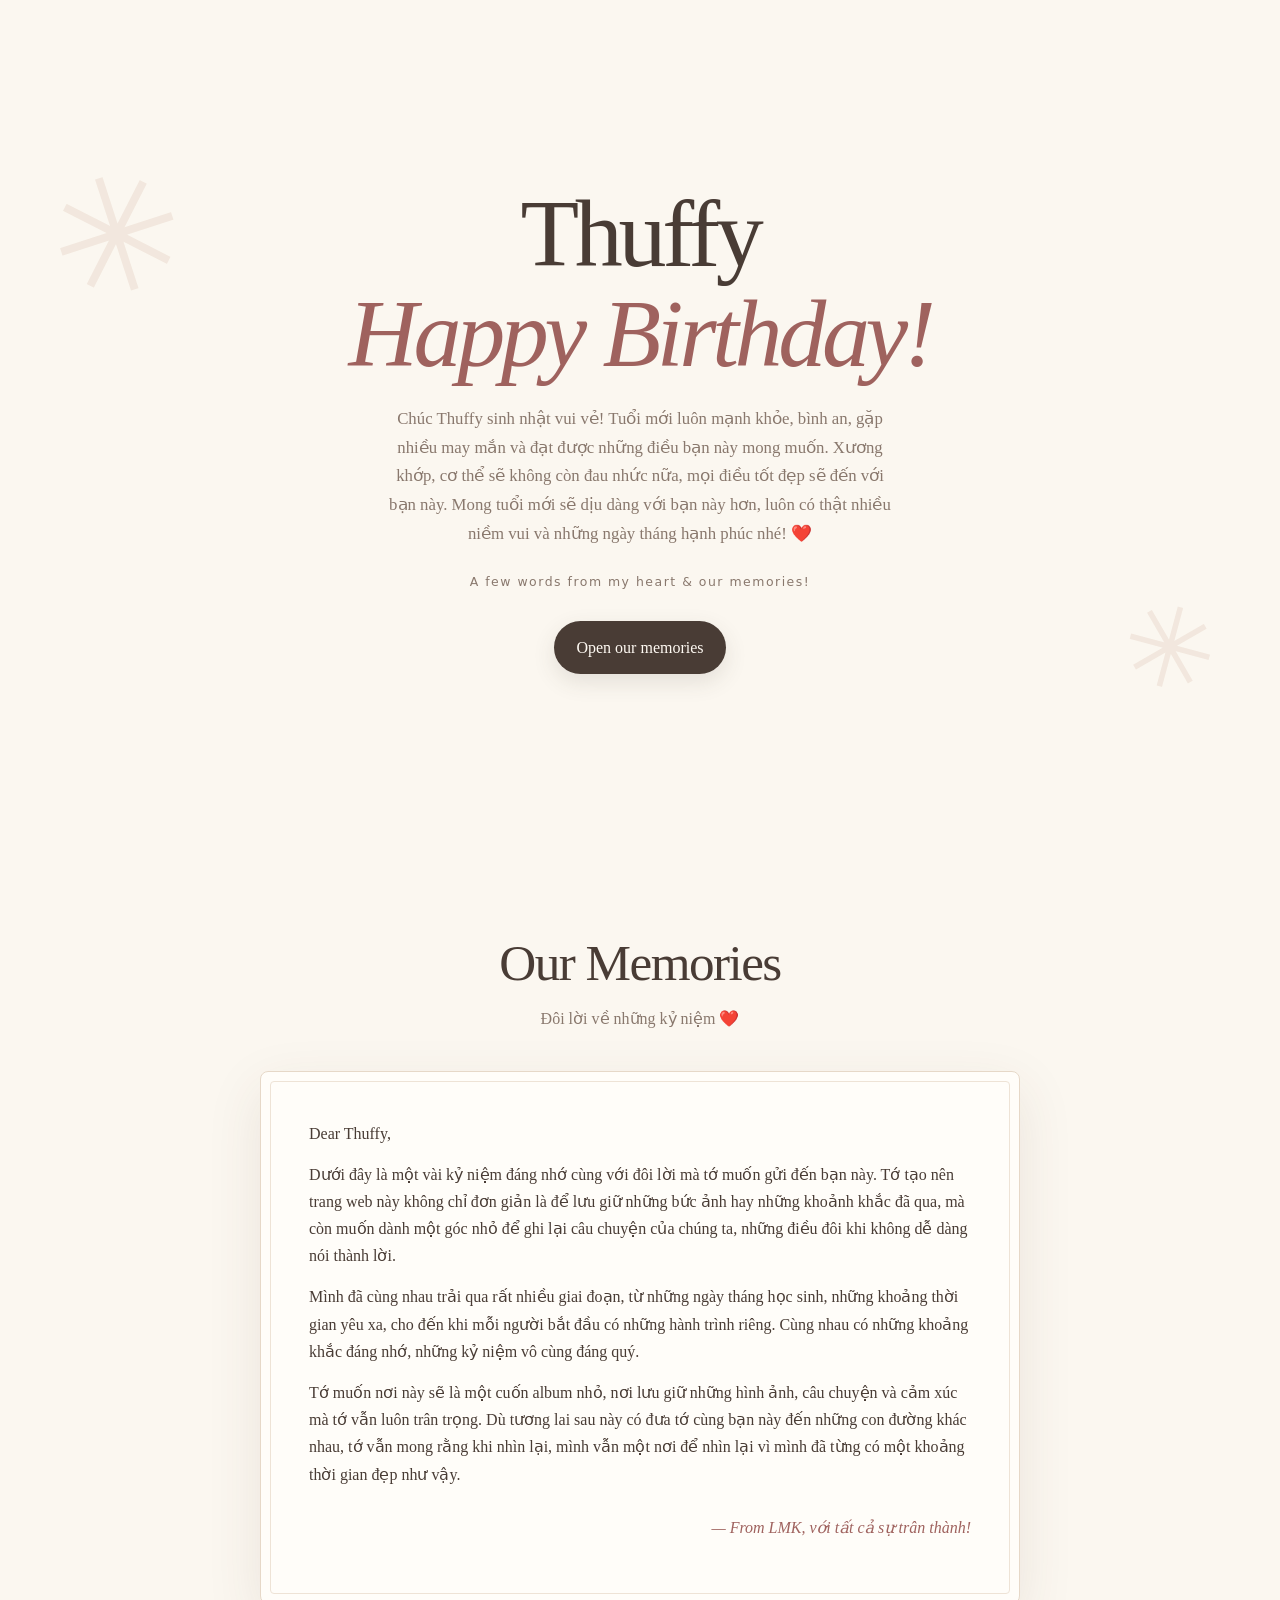
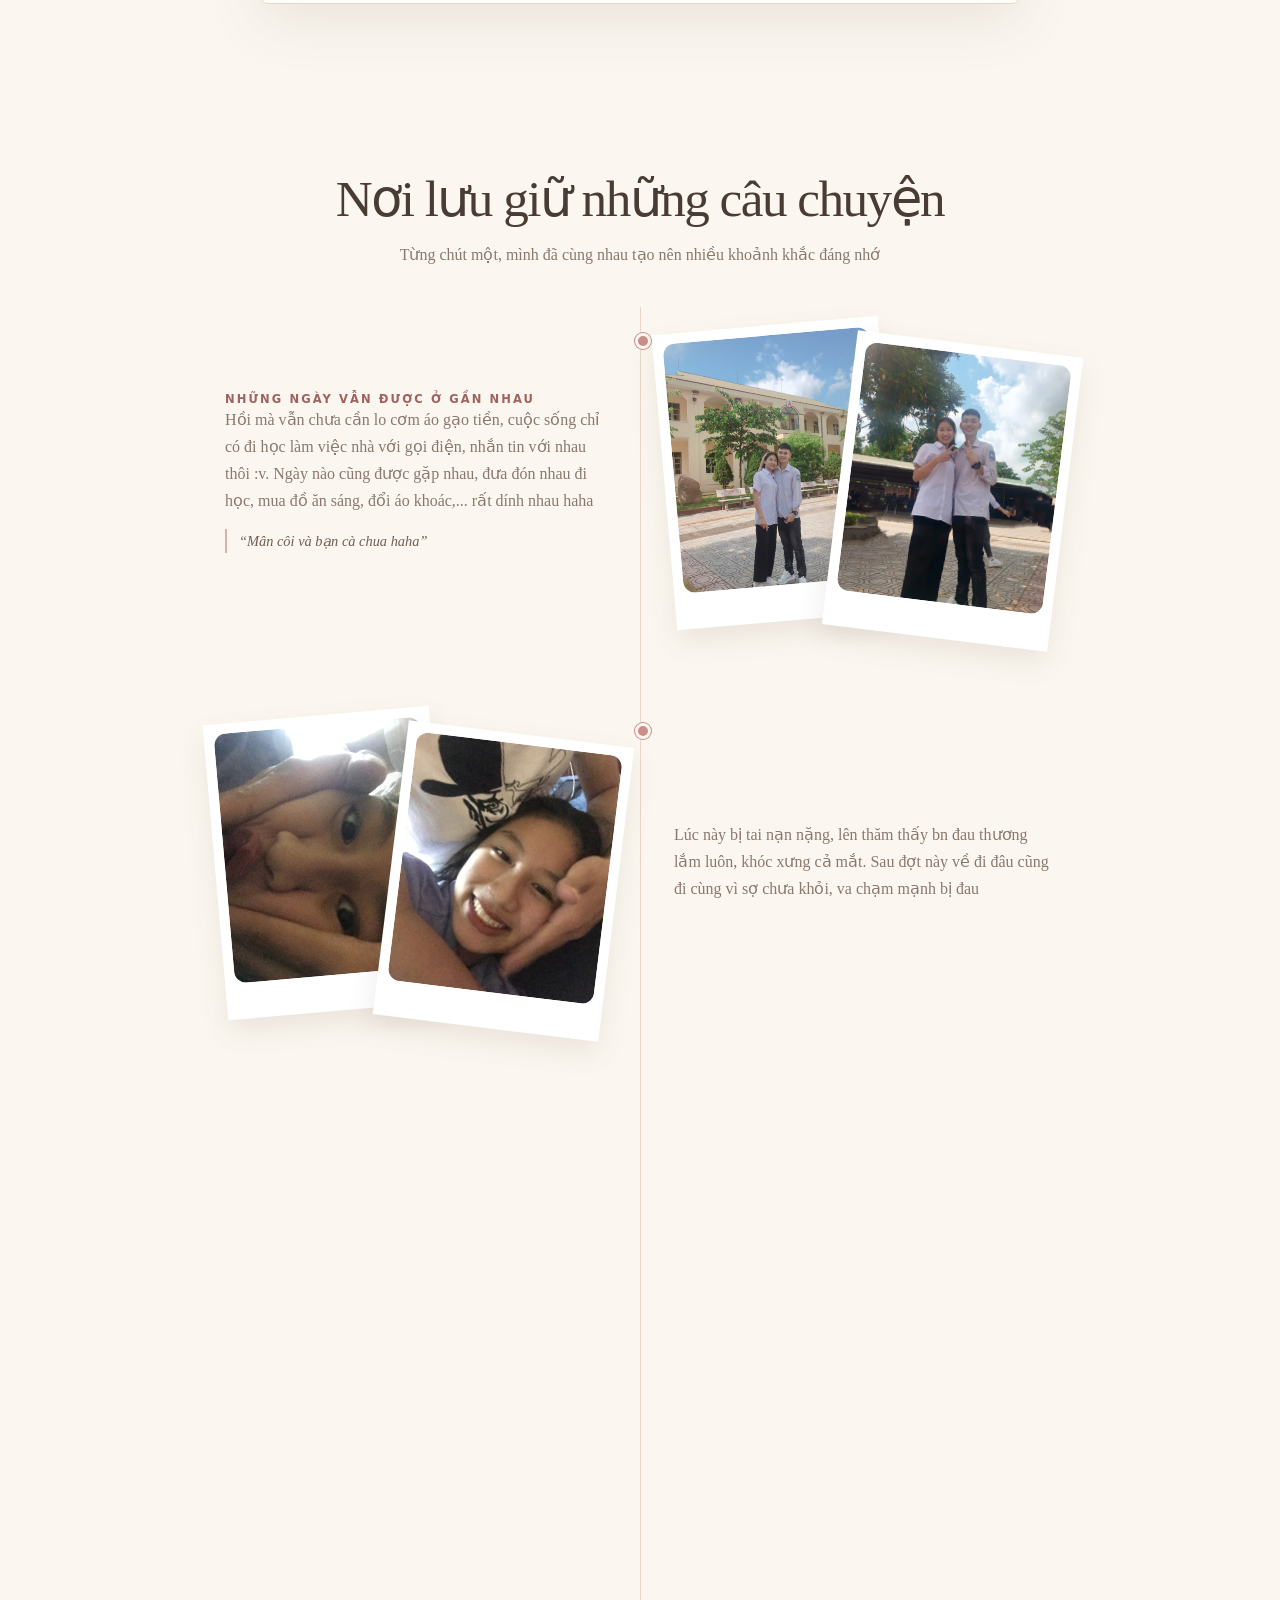
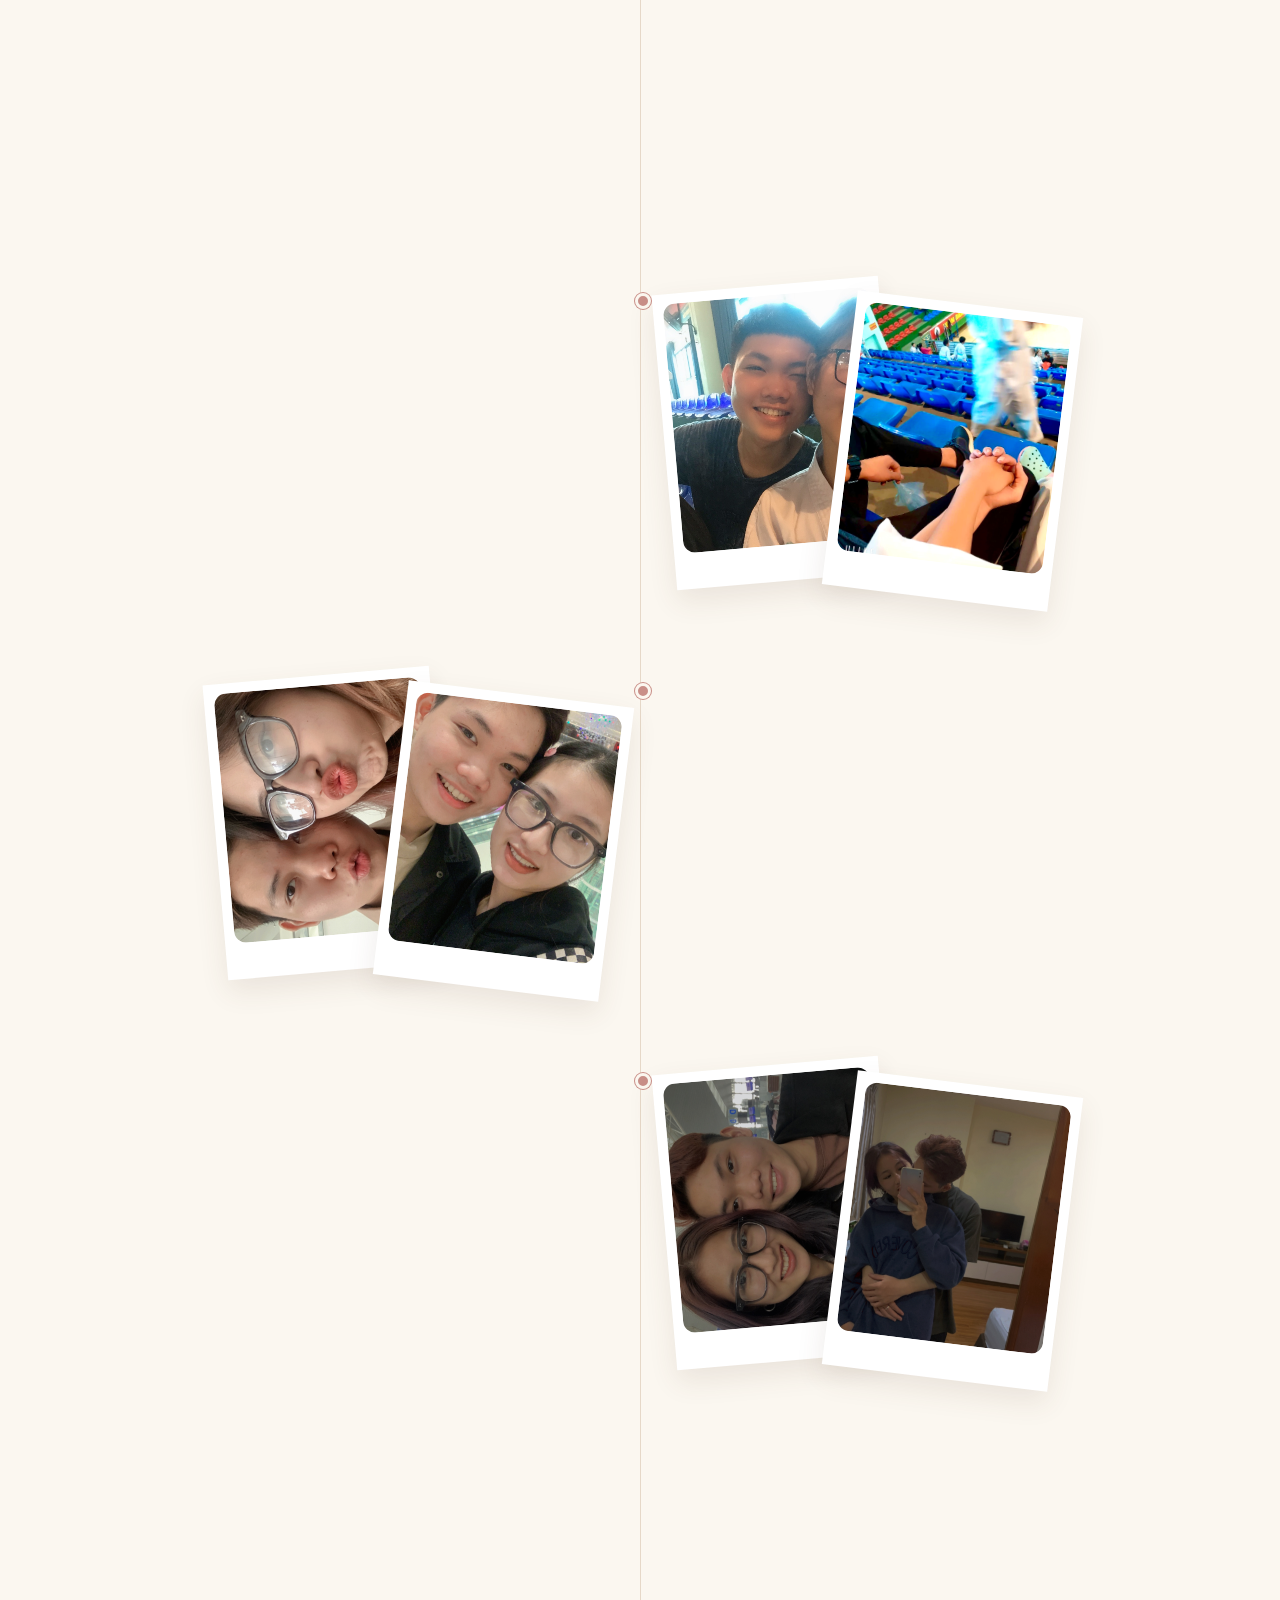
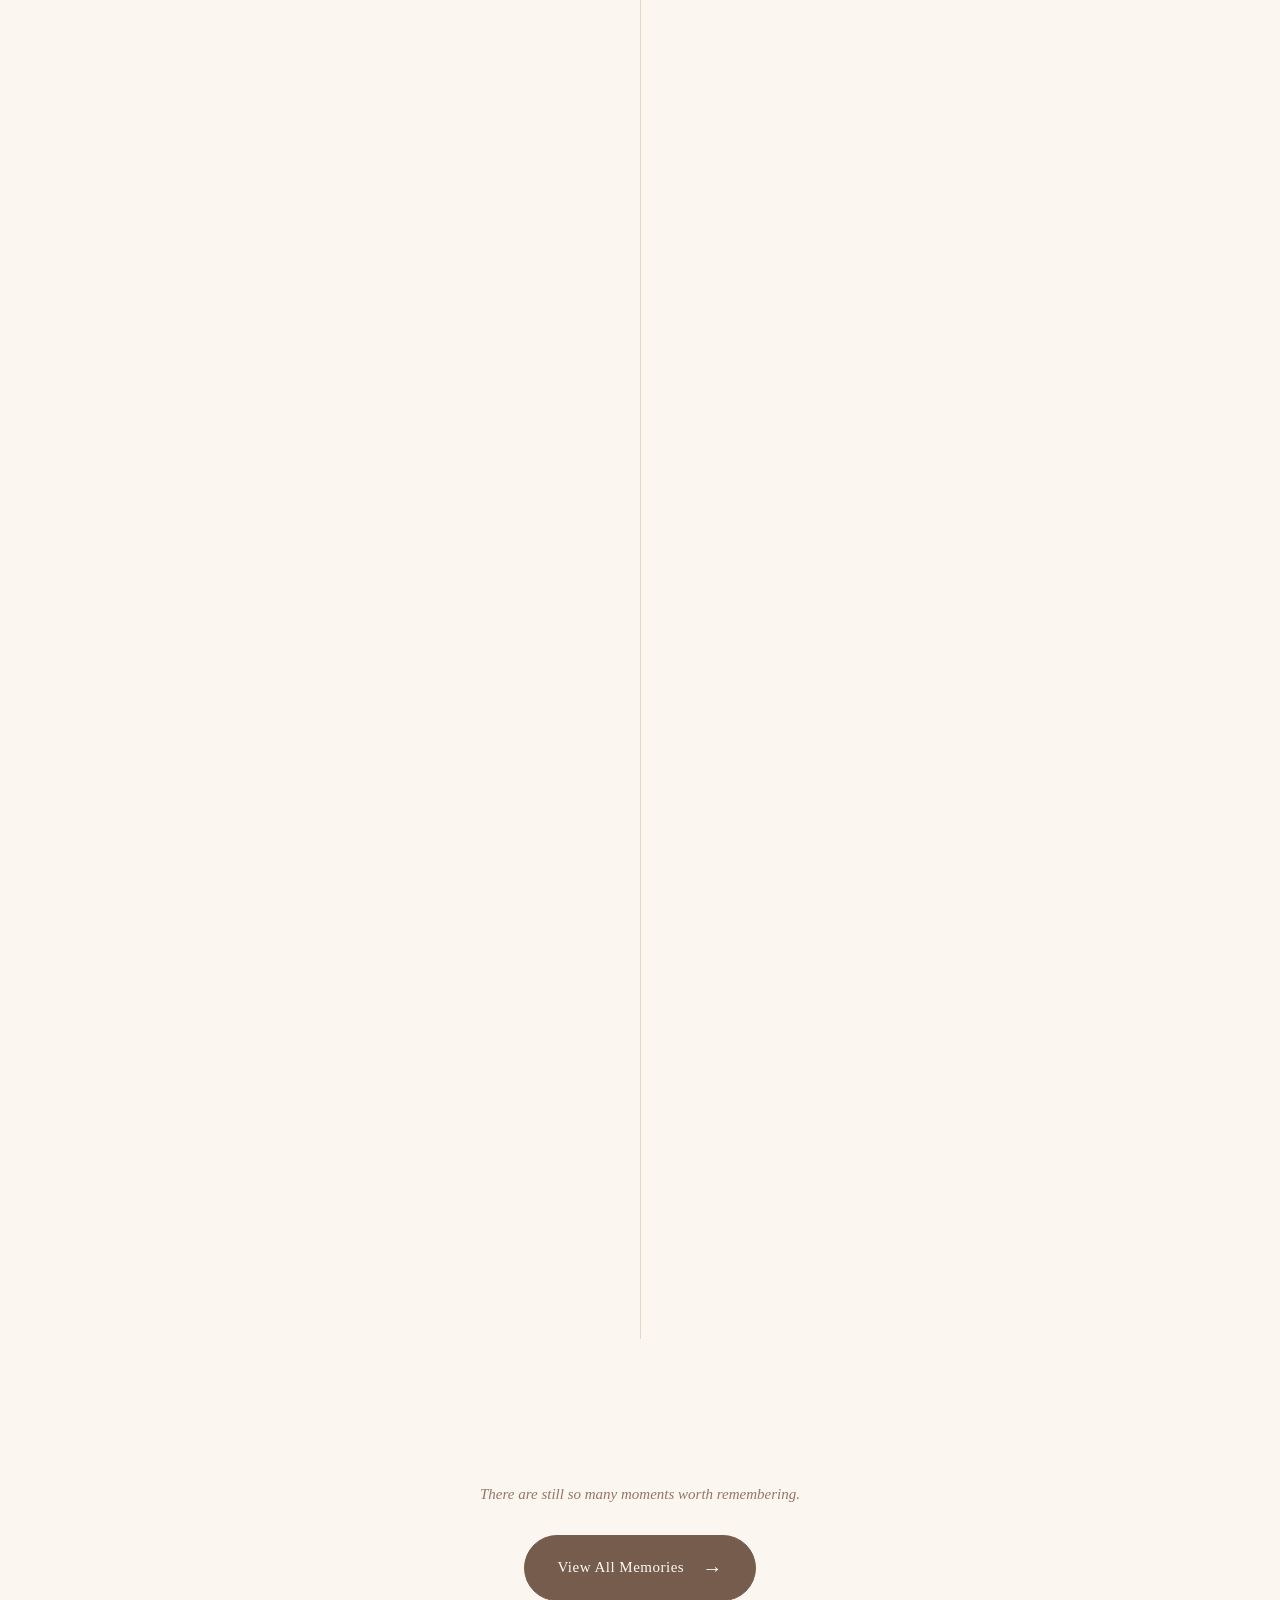
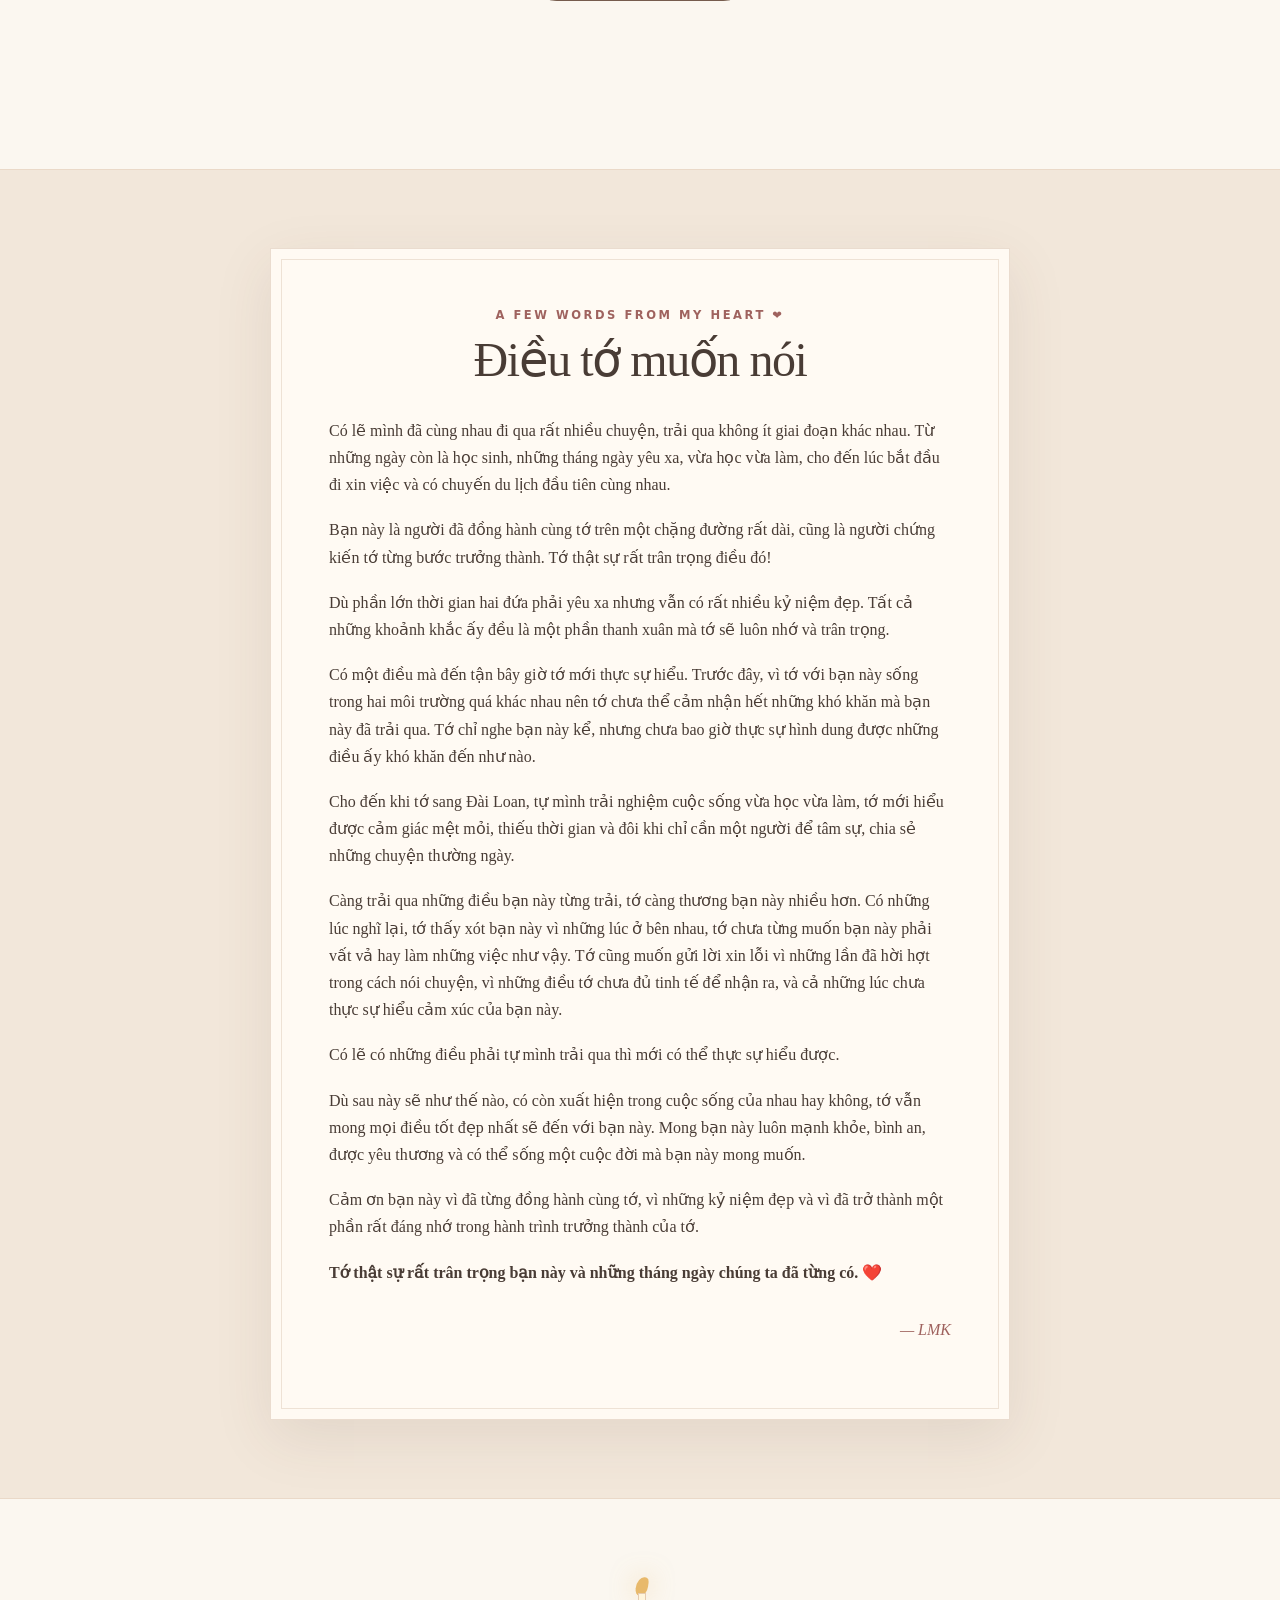
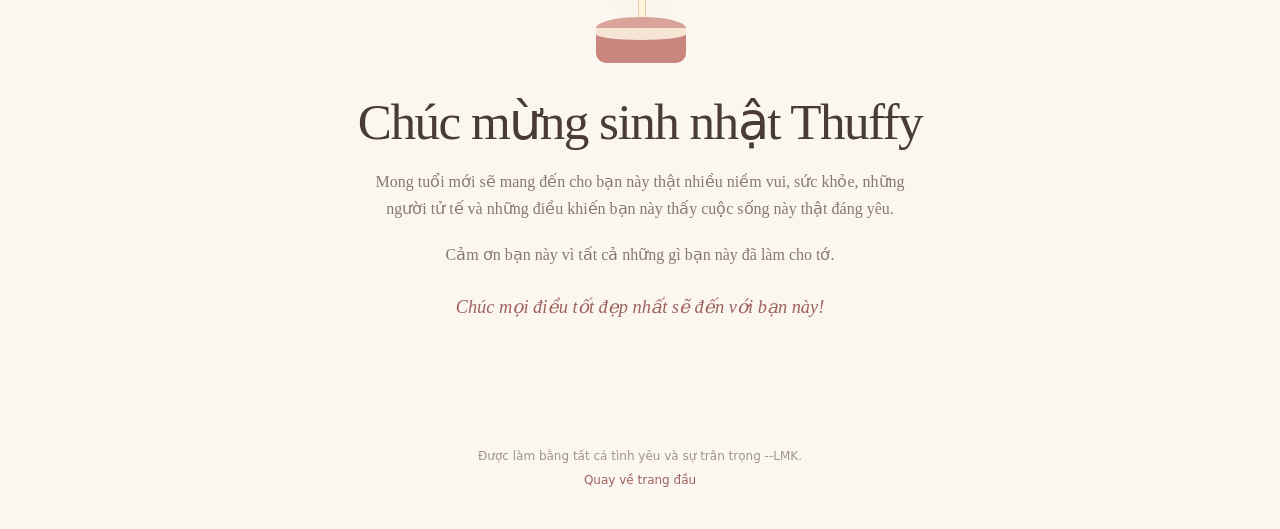
<file: index.html>
<!DOCTYPE html>
<html lang="vi">

<head>
  <meta charset="UTF-8" />
  <meta name="viewport" content="width=device-width, initial-scale=1.0" />
  <meta name="theme-color" content="#f6efe5" />
  <title>for-thuffy</title>
  <link rel="stylesheet" href="style.css" />

</head>

<body>
  <header class="hero" id="top">
    <div class="hero-inner fade visible">
      <div class="eyebrow"></div>
      <h1>Thuffy<br><em>Happy Birthday!</em></h1>
      <p>Chúc Thuffy sinh nhật vui vẻ! Tuổi mới luôn mạnh khỏe, bình an, gặp nhiều may mắn và đạt được những điều bạn
        này mong muốn. Xương khớp, cơ thể sẽ không còn đau nhức nữa, mọi điều tốt đẹp sẽ đến với bạn này. Mong tuổi mới
        sẽ dịu dàng với bạn này hơn, luôn có thật nhiều niềm vui và những ngày tháng hạnh phúc nhé! ❤️</p>
      <div class="date-line">A few words from my heart & our memories!</div>
      <button class="primary" onclick="document.querySelector('#beginning').scrollIntoView({behavior:'smooth'})">Open
        our memories</button>
      <!-- <div class="scroll-note">SCROLL CHẬM THÔI, MÌNH CÒN NHIỀU KỶ NIỆM</div> -->
    </div>
  </header>

  <main>
    <section id="beginning">
      <div class="wrap">
        <div class="section-head fade">
          <!-- <div class="eyebrow">First page</div> -->
          <h2>Our Memories</h2>
          <p>Đôi lời về những kỷ niệm ❤️</p>
        </div>
        <div class="intro-card fade">
          <p>Dear Thuffy,</p>
          <p>Dưới đây là một vài kỷ niệm đáng nhớ cùng với đôi lời mà tớ muốn gửi đến bạn này. Tớ tạo nên trang web này
            không chỉ đơn giản là để lưu giữ những bức ảnh hay những khoảnh khắc đã qua, mà còn muốn dành một góc nhỏ để
            ghi lại câu chuyện của chúng ta, những điều đôi khi không dễ dàng nói thành lời.</p>
          <p>Mình đã cùng nhau trải qua rất nhiều giai đoạn, từ những ngày tháng học sinh, những khoảng thời
            gian yêu xa, cho đến khi mỗi người bắt đầu có những hành trình riêng. Cùng nhau có những khoảng khắc đáng
            nhớ, những kỷ niệm vô cùng đáng quý.</p>
          <p>Tớ muốn nơi này sẽ là một cuốn album nhỏ, nơi lưu giữ những hình ảnh, câu chuyện và cảm xúc mà tớ vẫn luôn
            trân trọng. Dù tương lai sau này có đưa tớ cùng bạn này đến những con đường khác nhau, tớ
            vẫn mong rằng khi nhìn lại, mình vẫn một nơi để nhìn lại vì mình đã từng có một khoảng thời gian đẹp như
            vậy.</p>
          <p class="signature">— From LMK, với tất cả sự trân thành!</p>
        </div>
      </div>
    </section>

    <section id="years">
      <div class="wrap">
        <div class="section-head fade">
          <!-- <div class="eyebrow">từng trang, từng năm</div> -->
          <h2>Nơi lưu giữ những câu chuyện</h2>
          <p>Từng chút một, mình đã cùng nhau tạo nên nhiều khoảnh khắc đáng nhớ</p>
        </div>
        <div class="timeline">
          <!-- YEAR 1: Replace the photo placeholder with an image:
           <img src="images/year-1.jpg" alt="Kỷ niệm năm đầu tiên"> -->
          <article class="year-row fade">
            <div class="year-copy">
              <div class="year">Những ngày vẫn được ở gần nhau</div>
              <p>Hồi mà vẫn chưa cần lo cơm áo gạo tiền, cuộc sống chỉ có đi học làm việc nhà với gọi điện, nhắn tin với
                nhau thôi :v. Ngày nào cũng được
                gặp nhau, đưa đón nhau đi học, mua đồ ăn sáng, đổi áo khoác,... rất dính nhau haha
              </p>
              <div class="memory">“Mân côi và bạn cà chua haha”</div>
            </div>
            <div class="photo-stack">
              <div class="polaroid">
                <div class="photo-item">
                  <img src="./images/1f8a7e26284ef626f6dbd76c2969cf7a.JPG" alt="Kỷ niệm">
                  <small></small>
                </div>
              </div>
              <div class="polaroid">
                <div class="photo-item">
                  <img src="./images/8de85b795939c945ba2c4edf5e9c3175.jpg" alt="Kỷ niệm">
                </div>
              </div>
            </div>
          </article>
          <article class="year-row fade">
            <div class="year-copy">
              <!-- <div class="year">Chương 02 · Những ngày xa nhau</div> -->
              <h3></h3>
              <p>Lúc này bị tai nạn nặng, lên thăm thấy bn đau thương lắm luôn, khóc xưng cả mắt. Sau đợt này về đi đâu
                cũng đi cùng vì sợ chưa khỏi, va chạm mạnh bị đau</p>
            </div>
            <div class="photo-stack">
              <div class="polaroid">
                <div class="photo-item">
                  <img src="./images/IMG_0033.JPG" alt="Kỷ niệm">
                </div>
              </div>
              <div class="polaroid">
                <div class="photo-item">
                  <img src="./images/IMG_0036.JPG" alt="Kỷ niệm">
                </div>
              </div>
            </div>
          </article>
          <article class="year-row fade">
            <div class="year-copy">
              <p>Những cái tết trước khi đi du học với nhau này haha</p>
            </div>
            <div class="photo-stack">
              <div class="polaroid">
                <div class="photo-item">
                  <img src="./images/beauty_1549353888115.jpeg" alt="Kỷ niệm">
                </div>
              </div>
              <div class="polaroid">
                <div class="photo-item">
                  <img src="./images/IMG_0653.JPG" alt="Kỷ niệm">
                </div>
              </div>
            </div>
          </article>
          <article class="year-row fade">
            <div class="year-copy">
              <p>Sinh nhật của LMK và Thuffy <3 </p>
            </div>
            <div class="photo-stack">
              <div class="polaroid">
                <div class="photo-item">
                  <img src="./images/6AF2C493-2EFB-43AF-8910-05A6737C1293.jpg" alt="Kỷ niệm">
                </div>
              </div>
              <div class="polaroid">
                <div class="photo-item">
                  <img src="./images/SNThuffy.jpg" alt="Kỷ niệm">
                </div>
              </div>
            </div>
          </article>

          <article class="year-row fade">
            <div class="year-copy">
            </div>
            <div class="photo-stack">
              <div class="polaroid">
                <div class="photo-item">
                  <div class="photo-item">
                    <img src="./images/1-0.JPG" alt="Kỷ niệm">
                  </div>
                </div>
              </div>
              <div class="polaroid">
                <div class="photo-item">
                  <img src="./images/1-1.jpg" alt="Kỷ niệm">
                </div>
              </div>
            </div>
          </article>


          <article class="year-row fade">
            <div class="year-copy">
            </div>
            <div class="photo-stack">
              <div class="polaroid">
                <div class="photo-item">
                  <div class="photo-item">
                    <img src="./images/2-0.JPG" alt="Kỷ niệm">
                  </div>
                </div>
              </div>
              <div class="polaroid">
                <div class="photo-item">
                  <img src="./images/9-0.JPG" alt="Kỷ niệm">
                </div>
              </div>
            </div>
          </article>

          <article class="year-row fade">
            <div class="year-copy">
            </div>
            <div class="photo-stack">
              <div class="polaroid">
                <div class="photo-item">
                  <div class="photo-item">
                    <img src="./images/3-0.jpg" alt="Kỷ niệm">
                  </div>
                </div>
              </div>
              <div class="polaroid">
                <div class="photo-item">
                  <img src="./images/3-1.JPG" alt="Kỷ niệm">
                </div>
              </div>
            </div>
          </article>

          <article class="year-row fade">
            <div class="year-copy">
            </div>
            <div class="photo-stack">
              <div class="polaroid">
                <div class="photo-item">
                  <div class="photo-item">
                    <img src="./images/4-0.JPG" alt="Kỷ niệm">
                  </div>
                </div>
              </div>
              <div class="polaroid">
                <div class="photo-item">
                  <img src="./images/4-1.JPG" alt="Kỷ niệm">
                </div>
              </div>
            </div>
          </article>

          <article class="year-row fade">
            <div class="year-copy">
            </div>
            <div class="photo-stack">
              <div class="polaroid">
                <div class="photo-item">
                  <div class="photo-item">
                    <img src="./images/11-0.PNG" alt="Kỷ niệm">
                  </div>
                </div>
              </div>
              <div class="polaroid">
                <div class="photo-item">
                  <img src="./images/11-1.PNG" alt="Kỷ niệm">
                </div>
              </div>
            </div>
          </article>

          <article class="year-row fade">
            <div class="year-copy">
            </div>
            <div class="photo-stack">
              <div class="polaroid">
                <div class="photo-item">
                  <div class="photo-item">
                    <img src="./images/12.PNG" alt="Kỷ niệm">
                  </div>
                </div>
              </div>
              <div class="polaroid">
                <div class="photo-item">
                  <img src="./images/12-1.PNG" alt="Kỷ niệm">
                </div>
              </div>
            </div>
          </article>

          <article class="year-row fade">
            <div class="year-copy">
            </div>
            <div class="photo-stack">
              <div class="polaroid">
                <div class="photo-item">
                  <div class="photo-item">
                    <img src="./images/10.png" alt="Kỷ niệm">
                  </div>
                </div>
              </div>
              <div class="polaroid">
                <div class="photo-item">
                  <img src="./images/10-1.PNG" alt="Kỷ niệm">
                </div>
              </div>
            </div>
          </article>

        </div>
      </div>

      <div class="all-memories">
        <p class="memories-subtitle">
          There are still so many moments worth remembering.
        </p>

        <a href="album.html" class="album-button">
          <span>View All Memories</span>
          <span class="arrow">→</span>
        </a>
      </div>
    </section>



    <section class="letter-section" id="letter">
      <div class="wrap">
        <div class="letter fade">
          <div class="letter-content">
            <div class="eyebrow" style="text-align:center">A few words from my heart ❤️</div>
            <h2>Điều tớ muốn nói</h2>

            <p>Có lẽ mình đã cùng nhau đi qua rất nhiều chuyện, trải qua không ít giai đoạn khác nhau. Từ những ngày
              còn là học sinh, những tháng ngày yêu xa, vừa học vừa làm, cho đến lúc bắt đầu đi xin việc và có chuyến du
              lịch đầu tiên cùng nhau.</p>

            <p>Bạn này là người đã đồng hành cùng tớ trên một chặng đường rất dài, cũng là người chứng kiến tớ
              từng bước trưởng thành. Tớ thật sự rất trân trọng điều đó!</p>

            <p>Dù phần lớn thời gian hai đứa phải yêu xa nhưng vẫn có rất nhiều kỷ niệm đẹp. Tất cả những khoảnh
              khắc ấy đều là một phần thanh xuân mà tớ sẽ luôn nhớ và trân trọng.</p>

            <p>Có một điều mà đến tận bây giờ tớ mới thực sự hiểu. Trước đây, vì tớ với bạn này sống trong hai môi
              trường quá khác nhau nên tớ chưa thể cảm nhận hết những khó khăn mà bạn này đã trải qua. Tớ chỉ nghe bạn
              này kể, nhưng chưa bao giờ thực sự hình dung được những điều ấy khó khăn đến như nào.</p>

            <p>Cho đến khi tớ sang Đài Loan, tự mình trải nghiệm cuộc sống vừa học vừa làm, tớ mới hiểu được cảm giác
              mệt mỏi, thiếu thời gian và đôi khi chỉ cần một người để tâm sự, chia sẻ những chuyện thường ngày.</p>

            <p>Càng trải qua những điều bạn này từng trải, tớ càng thương bạn này nhiều hơn. Có những lúc nghĩ lại, tớ
              thấy xót bạn này vì những lúc ở bên nhau, tớ chưa từng muốn bạn này phải vất vả hay làm những việc như
              vậy. Tớ cũng muốn gửi lời xin lỗi
              vì những lần đã hời hợt trong cách nói chuyện, vì những điều tớ chưa đủ tinh tế để nhận ra, và cả những
              lúc chưa thực sự hiểu cảm xúc của bạn này.</p>

            <p>Có lẽ có những điều phải tự mình trải qua thì mới có thể thực sự hiểu được.</p>

            <p>Dù sau này sẽ như thế nào, có còn xuất hiện trong cuộc sống của nhau hay không, tớ vẫn mong mọi
              điều tốt đẹp nhất sẽ đến với bạn này. Mong bạn này luôn mạnh khỏe, bình an, được yêu thương và có thể sống
              một cuộc đời mà bạn này mong muốn.</p>

            <p>Cảm ơn bạn này vì đã từng đồng hành cùng tớ, vì những kỷ niệm đẹp và vì đã trở thành một phần rất đáng
              nhớ trong hành trình trưởng thành của tớ.</p>

            <p><strong>Tớ thật sự rất trân trọng bạn này và những tháng ngày chúng ta đã từng có. ❤️</strong></p>

            <p class="sign">— LMK</p>
          </div>
        </div>
      </div>
    </section>

    <section id="birthday">
      <div class="wrap birthday fade">
        <div class="cake" aria-hidden="true">
          <div class="flame"></div>
          <div class="candle"></div>
          <div class="cake-top"></div>
          <div class="cake-body"></div>
        </div>
        <h2>Chúc mừng sinh nhật Thuffy</h2>
        <p>Mong tuổi mới sẽ mang đến cho bạn này thật nhiều niềm vui, sức khỏe, những người tử tế và những điều khiến
          bạn này
          thấy cuộc sống này thật đáng yêu.</p>
        <p>Cảm ơn bạn này vì tất cả những gì bạn này đã làm cho tớ.</p>
        <p class="closing-line">Chúc mọi điều tốt đẹp nhất sẽ đến với bạn này!</p>
      </div>
    </section>
  </main>
  <footer>
    Được làm bằng tất cả tình yêu và sự trân trọng --LMK.
    <br><a class="back-top" href="#top">Quay về trang đầu</a>
  </footer>
  <script>
    // Gentle reveal as each section enters the viewport.
    const observer = new IntersectionObserver((entries) => {
      entries.forEach(entry => {
        if (entry.isIntersecting) {
          entry.target.classList.add('visible');
          observer.unobserve(entry.target);
        }
      });
    }, { threshold: 0.12 });
    document.querySelectorAll('.fade:not(.visible)').forEach(el => observer.observe(el));
    const videos = document.querySelectorAll(".memory-video");

    const observerVideo = new IntersectionObserver((entries) => {
      entries.forEach(entry => {
        const video = entry.target;

        if (entry.isIntersecting) {
          video.play().catch(() => { });
        } else {
          video.pause();
          video.currentTime = 0;
        }
      });
    }, {
      threshold: 0.5
    });

    videos.forEach(video => {
      observer.observe(video);
    });
    function openFullAlbum() {
      window.location.href = "album.html";
    }
  </script>
</body>

</html>
</file>
<file: style.css>
:root {
   --paper: #fbf7f0;
   --cream: #f3eadc;
   --ink: #493c35;
   --muted: #89786d;
   --rose: #c98f88;
   --rose-dark: #9f625e;
   --line: #e6d8c8;
   --white: #fffdf9;
   --shadow: 0 18px 55px rgba(86, 63, 48, .10);
 }

 * {
   box-sizing: border-box
 }

 html {
   scroll-behavior: smooth
 }

 body {
   margin: 0;
   background: var(--paper);
   color: var(--ink);
   font-family: serif;
   line-height: 1.7
 }

 body:before {
   content: "";
   position: fixed;
   inset: 0;
   pointer-events: none;
   opacity: .16;
   z-index: -1;
   background-image: radial-gradient(#a88c73 .6px, transparent .6px);
   background-size: 8px 8px
 }

 a {
   color: inherit
 }

 button {
   font: inherit;
   cursor: pointer
 }

 .wrap {
   width: min(1080px, calc(100% - 36px));
   margin: auto
 }

 .eyebrow {
   font: 600 .72rem/1.4 system-ui, sans-serif;
   letter-spacing: .22em;
   text-transform: uppercase;
   color: var(--rose-dark)
 }

 .hero {
   min-height: 94svh;
   display: grid;
   place-items: center;
   padding: 60px 0 70px;
   text-align: center;
   position: relative;
   overflow: hidden
 }

 .hero:before,
 .hero:after {
   content: "✳";
   position: absolute;
   color: #d7b8a6;
   font-size: clamp(5rem, 14vw, 10rem);
   opacity: .25
 }

 .hero:before {
   left: 4%;
   top: 12%;
   transform: rotate(-18deg)
 }

 .hero:after {
   right: 5%;
   bottom: 12%;
   font-size: clamp(4rem, 10vw, 7rem);
   transform: rotate(15deg)
 }

 .hero-inner {
   max-width: 760px;
   position: relative;
   z-index: 1
 }

 .hero h1 {
   font-size: clamp(2.8rem, 8vw, 6rem);
   font-weight: 400;
   line-height: 1.04;
   letter-spacing: -.045em;
   margin: 22px 0
 }

 .hero h1 em {
   color: var(--rose-dark);
   font-weight: 400
 }

 .hero p {
   max-width: 510px;
   margin: 0 auto;
   color: var(--muted);
   font-size: 1.05rem
 }

 .date-line {
   margin: 26px auto 32px;
   color: var(--muted);
   font: .78rem system-ui, sans-serif;
   letter-spacing: .12em
 }

 .primary,
 .quiet {
   border: 0;
   border-radius: 999px;
   padding: 13px 22px;
   transition: transform .2s, background .2s
 }

 .primary {
   background: var(--ink);
   color: #fffaf3;
   box-shadow: 0 8px 22px #493c3520
 }

 .primary:hover {
   transform: translateY(-2px);
   background: #665148
 }

 .quiet {
   background: transparent;
   border: 1px solid var(--line);
   color: var(--ink)
 }

 .scroll-note {
   font: .72rem system-ui, sans-serif;
   letter-spacing: .15em;
   color: #a99a8d;
   margin-top: 48px
 }

 section {
   padding: 78px 0
 }

 .section-head {
   text-align: center;
   max-width: 620px;
   margin: 0 auto 38px
 }

 h2 {
   font-size: clamp(2rem, 5vw, 3.2rem);
   font-weight: 400;
   letter-spacing: -.03em;
   line-height: 1.12;
   margin: 10px 0 14px
 }

 .section-head p {
   color: var(--muted);
   margin: 0
 }

 .intro-card {
   max-width: 760px;
   margin: auto;
   background: var(--white);
   border: 1px solid var(--line);
   border-radius: 8px;
   padding: clamp(24px, 5vw, 48px);
   box-shadow: var(--shadow);
   position: relative
 }

 .intro-card:before {
   content: "";
   position: absolute;
   inset: 9px;
   border: 1px solid #eee3d6;
   border-radius: 4px;
   pointer-events: none
 }

 .intro-card p {
   position: relative;
   margin: 0 0 14px
 }

 .signature {
   font-style: italic;
   color: var(--rose-dark);
   text-align: right;
   margin-top: 26px !important
 }

 .timeline {
   position: relative;
   max-width: 850px;
   margin: auto
 }

 .timeline:before {
   content: "";
   position: absolute;
   left: 50%;
   top: 0;
   bottom: 0;
   width: 1px;
   background: var(--line)
 }

 .year-row {
   display: grid;
   grid-template-columns: 1fr 1fr;
   gap: 48px;
   align-items: center;
   margin: 0 0 58px;
   position: relative
 }

 .year-row:nth-child(even) .year-copy {
   order: 2
 }

 .year-row:nth-child(even) .photo-stack {
   order: 1
 }

 .year-row:before {
   content: "";
   position: absolute;
   left: calc(50% - 5px);
   top: 26px;
   width: 10px;
   height: 10px;
   border-radius: 50%;
   background: var(--rose);
   border: 3px solid var(--paper);
   box-shadow: 0 0 0 1px var(--rose)
 }

 .year-copy {
   padding: 8px 10px
 }

 .year {
   font: 600 .72rem system-ui, sans-serif;
   letter-spacing: .18em;
   color: var(--rose-dark);
   text-transform: uppercase
 }

 .year-copy h3 {
   font-size: 1.7rem;
   font-weight: 400;
   line-height: 1.2;
   margin: 8px 0 12px
 }

 .year-copy p {
   color: var(--muted);
   margin: 0 0 14px
 }

 .memory {
   font-size: .9rem;
   font-style: italic;
   border-left: 2px solid #d9b1a6;
   padding-left: 12px;
   color: #705d52
 }

 .photo-stack {
   min-height: 260px;
   display: flex;
   align-items: center;
   justify-content: center;
   gap: 0;
   position: relative
 }

 .polaroid {
   width: min(68%, 230px);
   background: white;
   padding: 10px 10px 36px;
   box-shadow: 0 12px 28px #5a46301b;
   transform: rotate(-5deg);
   position: relative
 }

 .polaroid+.polaroid {
   margin-left: -52px;
   margin-top: 36px;
   transform: rotate(7deg)
 }

 .photo-placeholder {
   aspect-ratio: 4/5;
   background: linear-gradient(145deg, #e8d8ca, #f4e9dc 48%, #d9c2b0);
   display: grid;
   place-items: center;
   text-align: center;
   color: #8d7363;
   padding: 14px;
   font: .78rem/1.5 system-ui, sans-serif;
   overflow: hidden
 }

 .photo-placeholder img {
   width: 100%;
   height: 100%;
   object-fit: cover;
   display: block
 }

 .polaroid small {
   position: absolute;
   bottom: 8px;
   left: 8px;
   right: 8px;
   text-align: center;
   color: #8d7b6e;
   font-size: .8rem
 }

 .upload-tip {
   font: .78rem/1.5 system-ui, sans-serif;
   color: var(--muted);
   text-align: center;
   margin-top: 4px
 }

 .letter-section {
   background: #f2e7da;
   border-top: 1px solid #ead9c8;
   border-bottom: 1px solid #ead9c8
 }

 .letter {
   max-width: 740px;
   margin: auto;
   background: #fffaf3;
   padding: clamp(26px, 6vw, 58px);
   box-shadow: var(--shadow);
   border: 1px solid #eadccf;
   position: relative
 }

 .letter:after {
   content: "";
   position: absolute;
   inset: 10px;
   border: 1px solid #eee2d5;
   pointer-events: none
 }

 .letter-content {
   position: relative
 }

 .letter h2 {
   text-align: center;
   font-size: clamp(2rem, 5vw, 3rem);
   margin-bottom: 30px
 }

 .letter p {
   margin: 0 0 18px
 }

 .letter .sign {
   font-style: italic;
   color: var(--rose-dark);
   text-align: right;
   margin-top: 30px
 }

 .birthday {
   text-align: center
 }

 .cake {
   width: 105px;
   height: 92px;
   margin: 0 auto 24px;
   position: relative
 }

 .flame {
   position: absolute;
   top: 0;
   left: 48px;
   width: 12px;
   height: 19px;
   background: #e8b96b;
   border-radius: 70% 30% 60% 40%;
   transform: rotate(8deg);
   box-shadow: 0 0 24px #e8b96b80;
   animation: flicker 1.5s ease-in-out infinite alternate
 }

 .candle {
   position: absolute;
   top: 16px;
   left: 50px;
   width: 8px;
   height: 28px;
   background: #fff5dc;
   border: 1px solid #e5cbb0
 }

 .cake-top {
   position: absolute;
   top: 40px;
   left: 8px;
   width: 90px;
   height: 22px;
   background: #d9a39a;
   border-radius: 50% 50% 12% 12%
 }

 .cake-body {
   position: absolute;
   top: 51px;
   left: 8px;
   width: 90px;
   height: 35px;
   background: #c8867e;
   border-radius: 0 0 10px 10px
 }

 .cake-body:before {
   content: "";
   position: absolute;
   top: 0;
   left: 0;
   right: 0;
   height: 12px;
   background: #f6e5d5;
   border-radius: 0 0 50% 50%
 }

 @keyframes flicker {
   from {
     transform: scale(.92) rotate(-5deg)
   }

   to {
     transform: scale(1.08) rotate(8deg)
   }
 }

 .birthday h2 {
   max-width: 700px;
   margin: 0 auto 18px
 }

 .birthday p {
   max-width: 570px;
   margin: 0 auto 18px;
   color: var(--muted)
 }

 .closing-line {
   font-style: italic;
   color: var(--rose-dark) !important;
   font-size: 1.15rem;
   margin-top: 24px !important
 }

 footer {
   text-align: center;
   padding: 30px 18px 42px;
   color: #a39488;
   font: .75rem system-ui, sans-serif
 }

 .back-top {
   display: inline-block;
   margin-top: 10px;
   color: var(--rose-dark);
   text-decoration: none
 }

 .fade {
   opacity: 0;
   transform: translateY(18px);
   transition: opacity .7s ease, transform .7s ease
 }

 .fade.visible {
   opacity: 1;
   transform: translateY(0)
 }

 @media(max-width:700px) {
   .hero {
     min-height: 88svh
   }

   section {
     padding: 58px 0
   }

   .timeline:before {
     left: 8px
   }

   .year-row {
     grid-template-columns: 1fr;
     gap: 10px;
     padding-left: 28px;
     margin-bottom: 48px
   }

   .year-row:before {
     left: 3px;
     top: 8px
   }

   .year-row:nth-child(even) .year-copy,
   .year-row:nth-child(even) .photo-stack {
     order: initial
   }

   .year-copy {
     padding: 0
   }

   .photo-stack {
     min-height: 250px;
     justify-content: flex-start;
     padding-left: 8px
   }

   .polaroid {
     width: 58%;
     max-width: 220px
   }

   .polaroid+.polaroid {
     margin-left: -45px
   }

   .hero:before {
     left: -5%;
     top: 8%
   }

   .hero:after {
     right: -4%;
     bottom: 8%
   }
 }

 .all-memories {
   text-align: center;
   padding: 70px 20px 90px;
 }

 .memories-subtitle {
   color: #967567;
   font-family: Georgia, serif;
   font-size: 15px;
   font-style: italic;
   margin-bottom: 28px;
 }

 .album-button {
   display: inline-flex;
   align-items: center;
   justify-content: center;
   gap: 18px;

   padding: 15px 32px;
   border: 1px solid #765C4D;
   border-radius: 50px;

   background: #765C4D;
   color: #fffaf5;

   font-family: Georgia, serif;
   font-size: 15px;
   letter-spacing: 0.5px;

   text-decoration: none;
   transition: all 0.3s ease;
 }

 .album-button .arrow {
   font-size: 20px;
   transition: transform 0.3s ease;
 }

 .album-button:hover {
   background: transparent;
   color: #765C4D;
   transform: translateY(-3px);
   box-shadow: 0 8px 20px rgba(80, 55, 40, 0.12);
 }

 .album-button:hover .arrow {
   transform: translateX(5px);
 }


 .photo-item {
   text-align: center;
 }

 .photo-item img {
   width: 100%;
   height: 250px;
   object-fit: cover;
   border-radius: 12px;
   display: block;
 }

 .photo-item small {
   display: block;
   margin-top: 8px;
   color: #888;
 }

.memory-video {
  width: 100%;
  height: 250px;
  object-fit: cover;
  border-radius: 12px;
  display: block;
}

 @media(prefers-reduced-motion:reduce) {
   html {
     scroll-behavior: auto
   }

   .fade {
     opacity: 1;
     transform: none;
     transition: none
   }

   *,
   *:before,
   *:after {
     animation: none !important;
     transition: none !important
   }
 }
</file>
